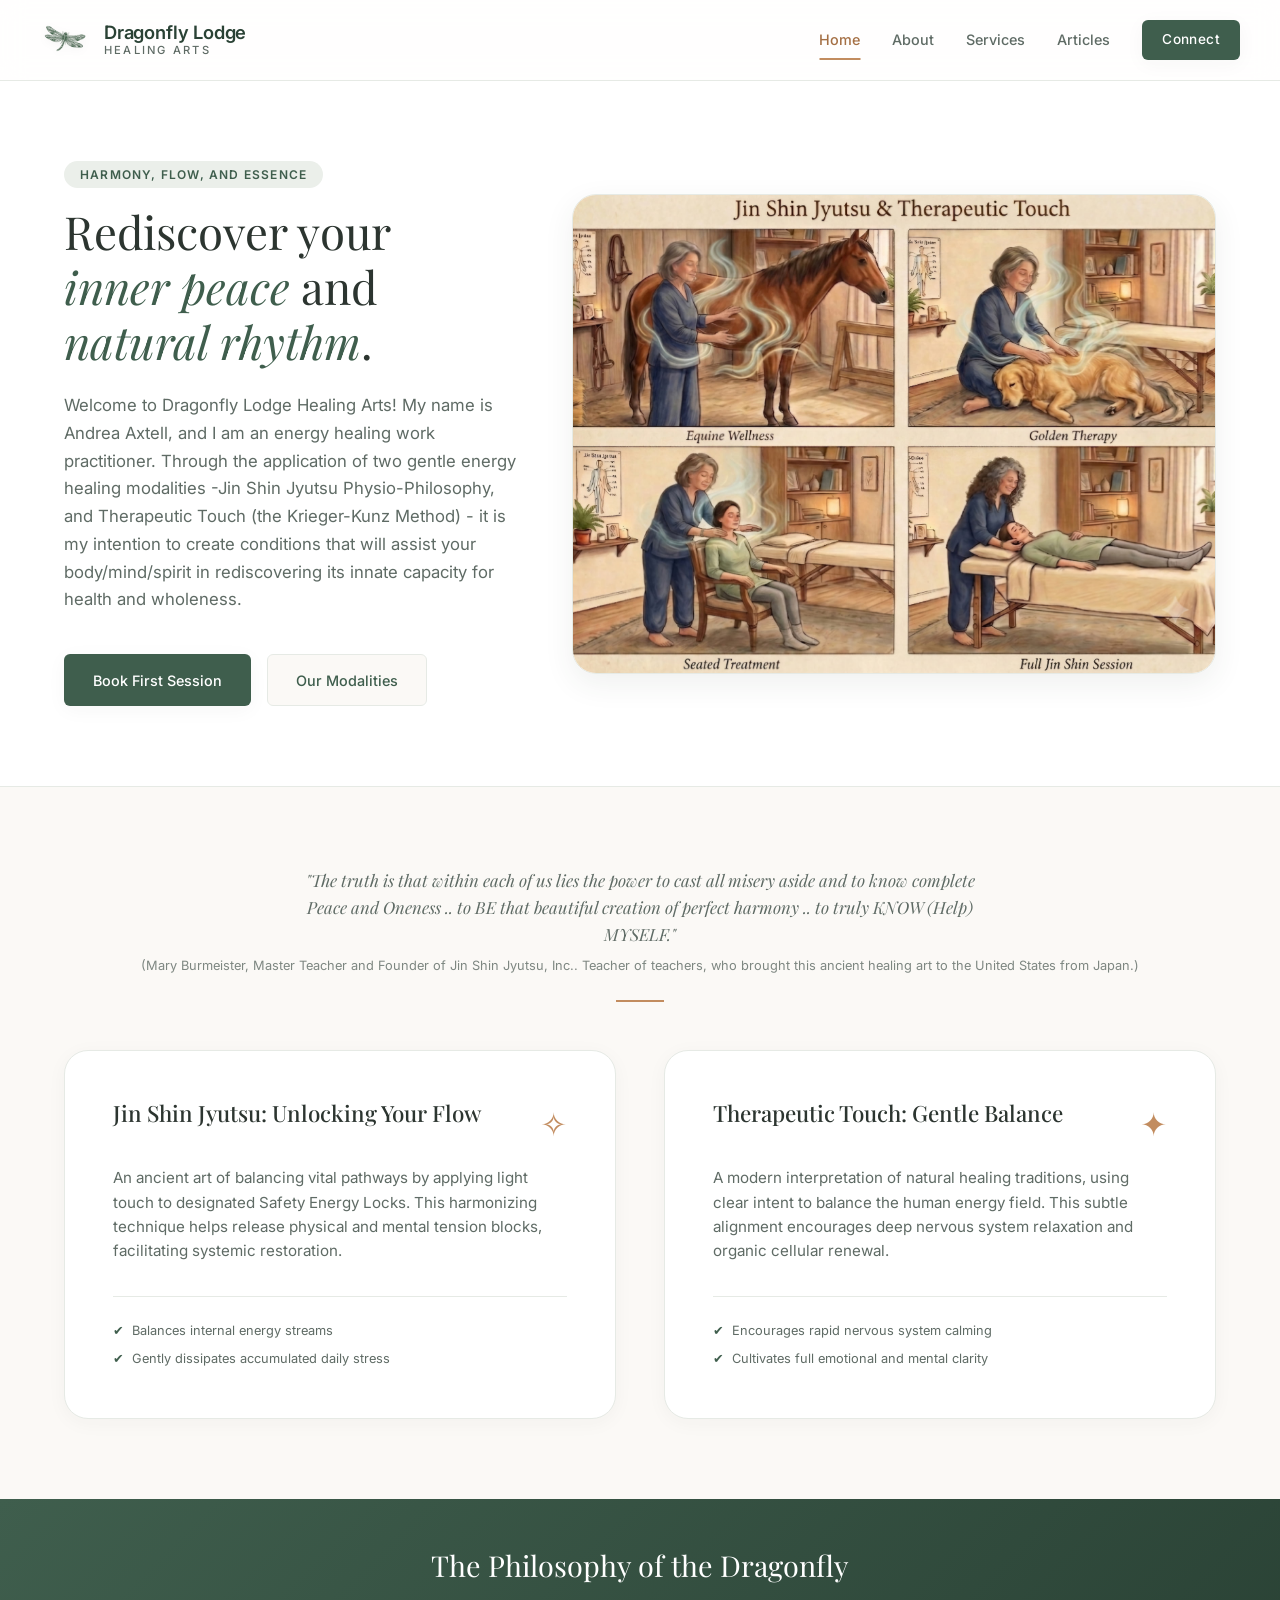
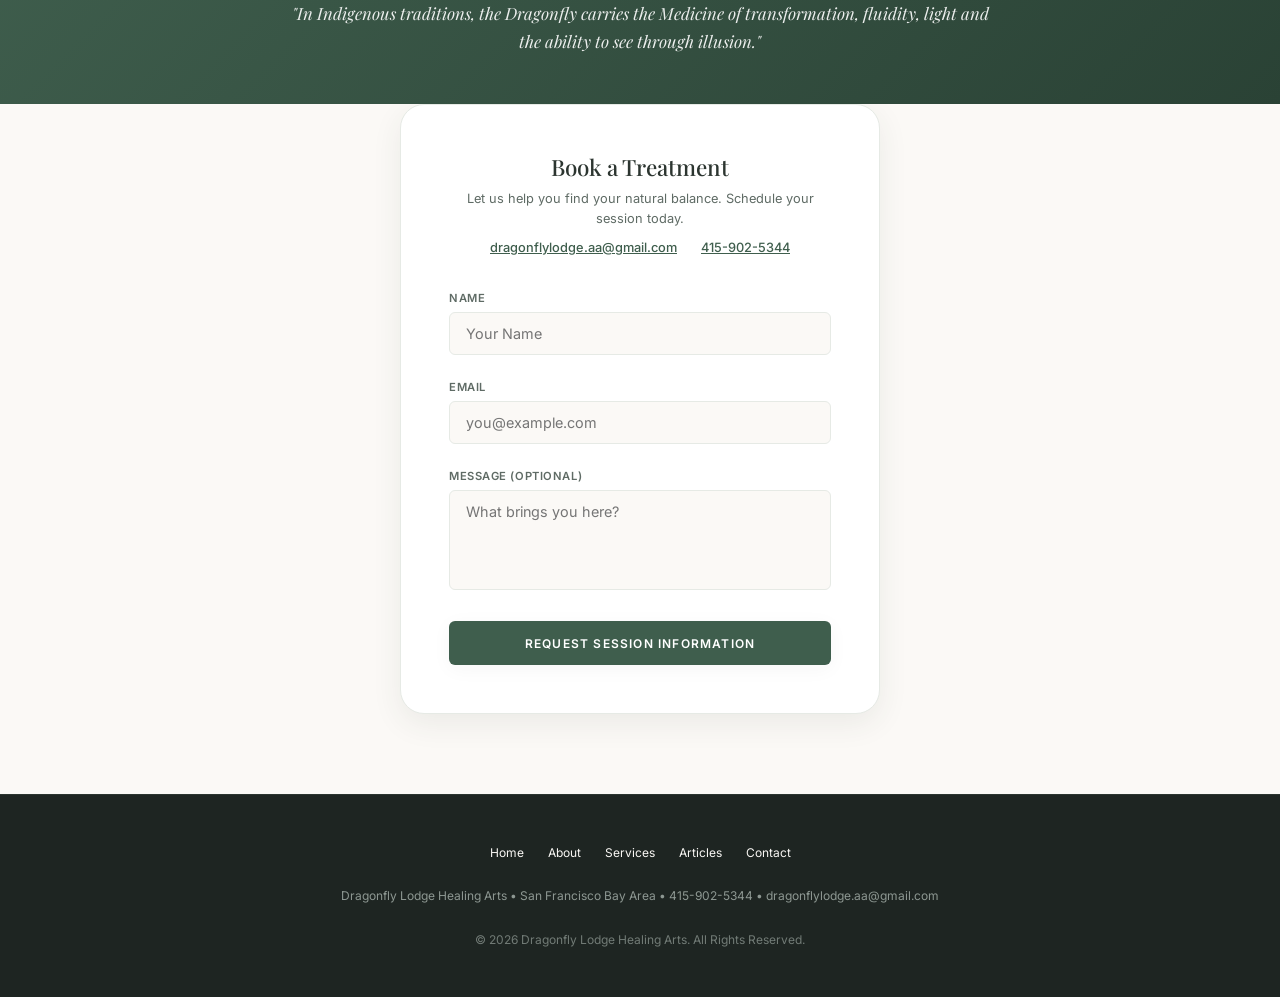
<file: index.html>
<!DOCTYPE html>
<html lang="en">

<head>
    <meta charset="UTF-8">
    <meta name="viewport" content="width=device-width, initial-scale=1.0">
    <title>Dragonfly Lodge Healing Arts | Jin Shin Jyutsu & Therapeutic Touch</title>
    <meta name="description"
        content="Welcome to Dragonfly Lodge. Harmonize vital life force pathways, quiet your mind, and restore natural rhythm through Jin Shin Jyutsu and Therapeutic Touch.">
    <!-- Favicon -->
    <link rel="icon" type="image/jpeg" href="Dragonfly NE for logo.jpeg">
    <!-- Google Fonts & Custom Styles -->
    <link rel="stylesheet" href="css/style.css">
</head>

<body>

    <!-- Sticky Navigation Module -->
    <header class="header-wrapper">
        <div class="container header-container">
            <a href="index.html" class="brand-section">
                <div class="brand-logo-container">
                    <img src="Dragonfly NE for logo.png" alt="Dragonfly Lodge Logo" class="brand-logo" />
                </div>
                <div>
                    <h1 class="brand-title">Dragonfly Lodge</h1>
                    <p class="brand-subtitle">Healing Arts</p>
                </div>
            </a>

            <!-- Mobile Menu Toggle Hamburger -->
            <button class="mobile-nav-toggle" aria-expanded="false" aria-label="Toggle Navigation">
                <span class="bar"></span>
                <span class="bar"></span>
                <span class="bar"></span>
            </button>

            <!-- Navigation Anchors -->
            <nav class="nav-menu">
                <a href="index.html" class="nav-link">Home</a>
                <a href="about.html" class="nav-link">About</a>
                <a href="services.html" class="nav-link">Services</a>
                <a href="articles.html" class="nav-link">Articles</a>
                <a href="contact.html" class="nav-btn">Connect</a>
            </nav>
        </div>
    </header>

    <!-- Main Content Container -->
    <main>

        <!-- Hero Section -->
        <section class="hero-section">
            <div class="container hero-grid">

                <!-- Textual Copy Block -->
                <div class="hero-info fade-in">


                    <div class="hero-title-wrap">
                        <span class="subtitle-badge">Harmony, Flow, and Essence</span>
                        <h2 class="hero-title">
                            Rediscover your <br>
                            <span>inner peace</span> and <br>
                            <span>natural rhythm</span>.
                        </h2>
                    </div>

                    <p class="hero-desc">
                        Welcome to Dragonfly Lodge Healing Arts! My name is Andrea Axtell, and I am an energy healing
                        work practitioner. Through the application of two gentle energy healing modalities -Jin Shin
                        Jyutsu Physio-Philosophy, and Therapeutic Touch (the Krieger-Kunz Method) - it is my intention
                        to create conditions that will assist your body/mind/spirit in rediscovering its innate capacity
                        for health and wholeness.
                    </p>

                    <div class="hero-buttons">
                        <a href="contact.html" class="btn-primary">Book First Session</a>
                        <a href="services.html" class="btn-secondary">Our Modalities</a>
                    </div>
                </div>

                <!-- Visual Asset Frame -->
                <div class="hero-image-wrapper fade-in">
                    <img src="Andrea Healing Collage v0.jpeg" alt="Andrea Healing Collage v0" class="hero-image" />
                </div>

            </div>
        </section>

        <!-- Core Practices Modalities Teaser -->
        <section id="modalities" class="section-padding">
            <div class="container">
                <div class="section-title-wrap">
                    <p class="section-subtitle"
                        style="font-size: 1.05rem; font-style: italic; font-family: var(--font-heading); color: var(--color-text-muted); max-width: 680px; margin: 0 auto; line-height: 1.6;">
                        "The truth is that within each of us lies the power to cast all misery aside and to know
                        complete Peace and Oneness .. to BE that beautiful creation of perfect harmony .. to truly KNOW
                        (Help) MYSELF."
                    </p>
                    <p class="section-subtitle-author"
                        style="font-size: 0.8rem; color: var(--color-text-muted); opacity: 0.8; margin-top: 8px;">
                        (Mary Burmeister, Master Teacher and Founder of Jin Shin Jyutsu, Inc.. Teacher of teachers, who
                        brought this ancient healing art to the United States from Japan.)
                    </p>
                    <div class="section-divider" style="margin-top: 24px;"></div>
                </div>

                <div class="modalities-grid">
                    <!-- Card 1: Jin Shin Jyutsu -->
                    <div class="modality-card">
                        <div>
                            <div class="modality-header">
                                <h4 class="modality-title">Jin Shin Jyutsu: Unlocking Your Flow</h4>
                                <span class="modality-icon">✧</span>
                            </div>
                            <p class="modality-desc">
                                An ancient art of balancing vital pathways by applying light touch to designated Safety
                                Energy
                                Locks. This harmonizing technique helps release physical and mental tension blocks,
                                facilitating
                                systemic restoration.
                            </p>
                        </div>
                        <ul class="modality-bullets">
                            <li class="modality-bullet-item"><span class="bullet-check">✔</span> Balances internal
                                energy streams</li>
                            <li class="modality-bullet-item"><span class="bullet-check">✔</span> Gently dissipates
                                accumulated daily stress</li>
                        </ul>
                    </div>

                    <!-- Card 2: Therapeutic Touch -->
                    <div class="modality-card">
                        <div>
                            <div class="modality-header">
                                <h4 class="modality-title">Therapeutic Touch: Gentle Balance</h4>
                                <span class="modality-icon">✦</span>
                            </div>
                            <p class="modality-desc">
                                A modern interpretation of natural healing traditions, using clear intent to balance the
                                human
                                energy field. This subtle alignment encourages deep nervous system relaxation and
                                organic
                                cellular renewal.
                            </p>
                        </div>
                        <ul class="modality-bullets">
                            <li class="modality-bullet-item"><span class="bullet-check">✔</span> Encourages rapid
                                nervous system calming</li>
                            <li class="modality-bullet-item"><span class="bullet-check">✔</span> Cultivates full
                                emotional and mental clarity</li>
                        </ul>
                    </div>
                </div>
            </div>
        </section>

        <!-- Philosophy Section -->
        <section id="philosophy" class="philosophy-section">
            <div class="container philosophy-container">
                <h3 class="philosophy-title">The Philosophy of the Dragonfly</h3>
                <p class="philosophy-text">
                    "In Indigenous traditions, the Dragonfly carries the Medicine of transformation, fluidity, light and
                    the ability to see through illusion."
                </p>
            </div>
        </section>



        <!-- Small booking teaser form on home -->
        <section class="section-padding contact-section-home">
            <div class="container">
                <div class="contact-card">
                    <h3 class="contact-card-title">Book a Treatment</h3>
                    <div class="contact-info-summary">
                        <p>Let us help you find your natural balance. Schedule your session today.</p>
                        <div class="contact-links-grid">
                            <a href="mailto:dragonflylodge.aa@gmail.com"
                                class="contact-link-item">dragonflylodge.aa@gmail.com</a>
                            <a href="tel:415-902-5344" class="contact-link-item">415-902-5344</a>
                        </div>
                    </div>

                    <form class="booking-inquiry-form" data-web3forms>
                        <input type="hidden" name="access_key" value="ea6cadde-bbe2-4089-a41a-bb8b91fb1920">
                        <input type="hidden" name="subject" value="New Homepage Booking Inquiry - Dragonfly Lodge">
                        <input type="hidden" name="from_name" value="Dragonfly Lodge Inquiry">
                        <input type="checkbox" name="botcheck" class="hidden" style="display: none;">

                        <div class="form-group">
                            <label class="form-label" for="name">Name</label>
                            <input type="text" id="name" name="name" required placeholder="Your Name"
                                class="form-input">
                        </div>
                        <div class="form-group">
                            <label class="form-label" for="email">Email</label>
                            <input type="email" id="email" name="email" required placeholder="you@example.com"
                                class="form-input">
                        </div>
                        <div class="form-group">
                            <label class="form-label" for="message">Message (Optional)</label>
                            <textarea id="message" name="message" placeholder="What brings you here?"
                                class="form-textarea"></textarea>
                        </div>
                        <button type="submit" class="btn-submit">Request Session Information</button>
                    </form>
                </div>
            </div>
        </section>

    </main>

    <!-- Footer Module -->
    <footer class="footer-section">
        <div class="container">
            <div class="footer-nav">
                <a href="index.html" class="footer-nav-link">Home</a>
                <a href="about.html" class="footer-nav-link">About</a>
                <a href="services.html" class="footer-nav-link">Services</a>
                <a href="articles.html" class="footer-nav-link">Articles</a>
                <a href="contact.html" class="footer-nav-link">Contact</a>
            </div>
            <p class="footer-contact-details">
                Dragonfly Lodge Healing Arts &bull; San Francisco Bay Area &bull; 415-902-5344 &bull;
                dragonflylodge.aa@gmail.com
            </p>
            <p class="footer-copyright">
                &copy; 2026 Dragonfly Lodge Healing Arts. All Rights Reserved.
            </p>
        </div>
    </footer>

    <!-- Vanilla Script -->
    <script src="js/main.js" defer></script>
</body>

</html>
</file>
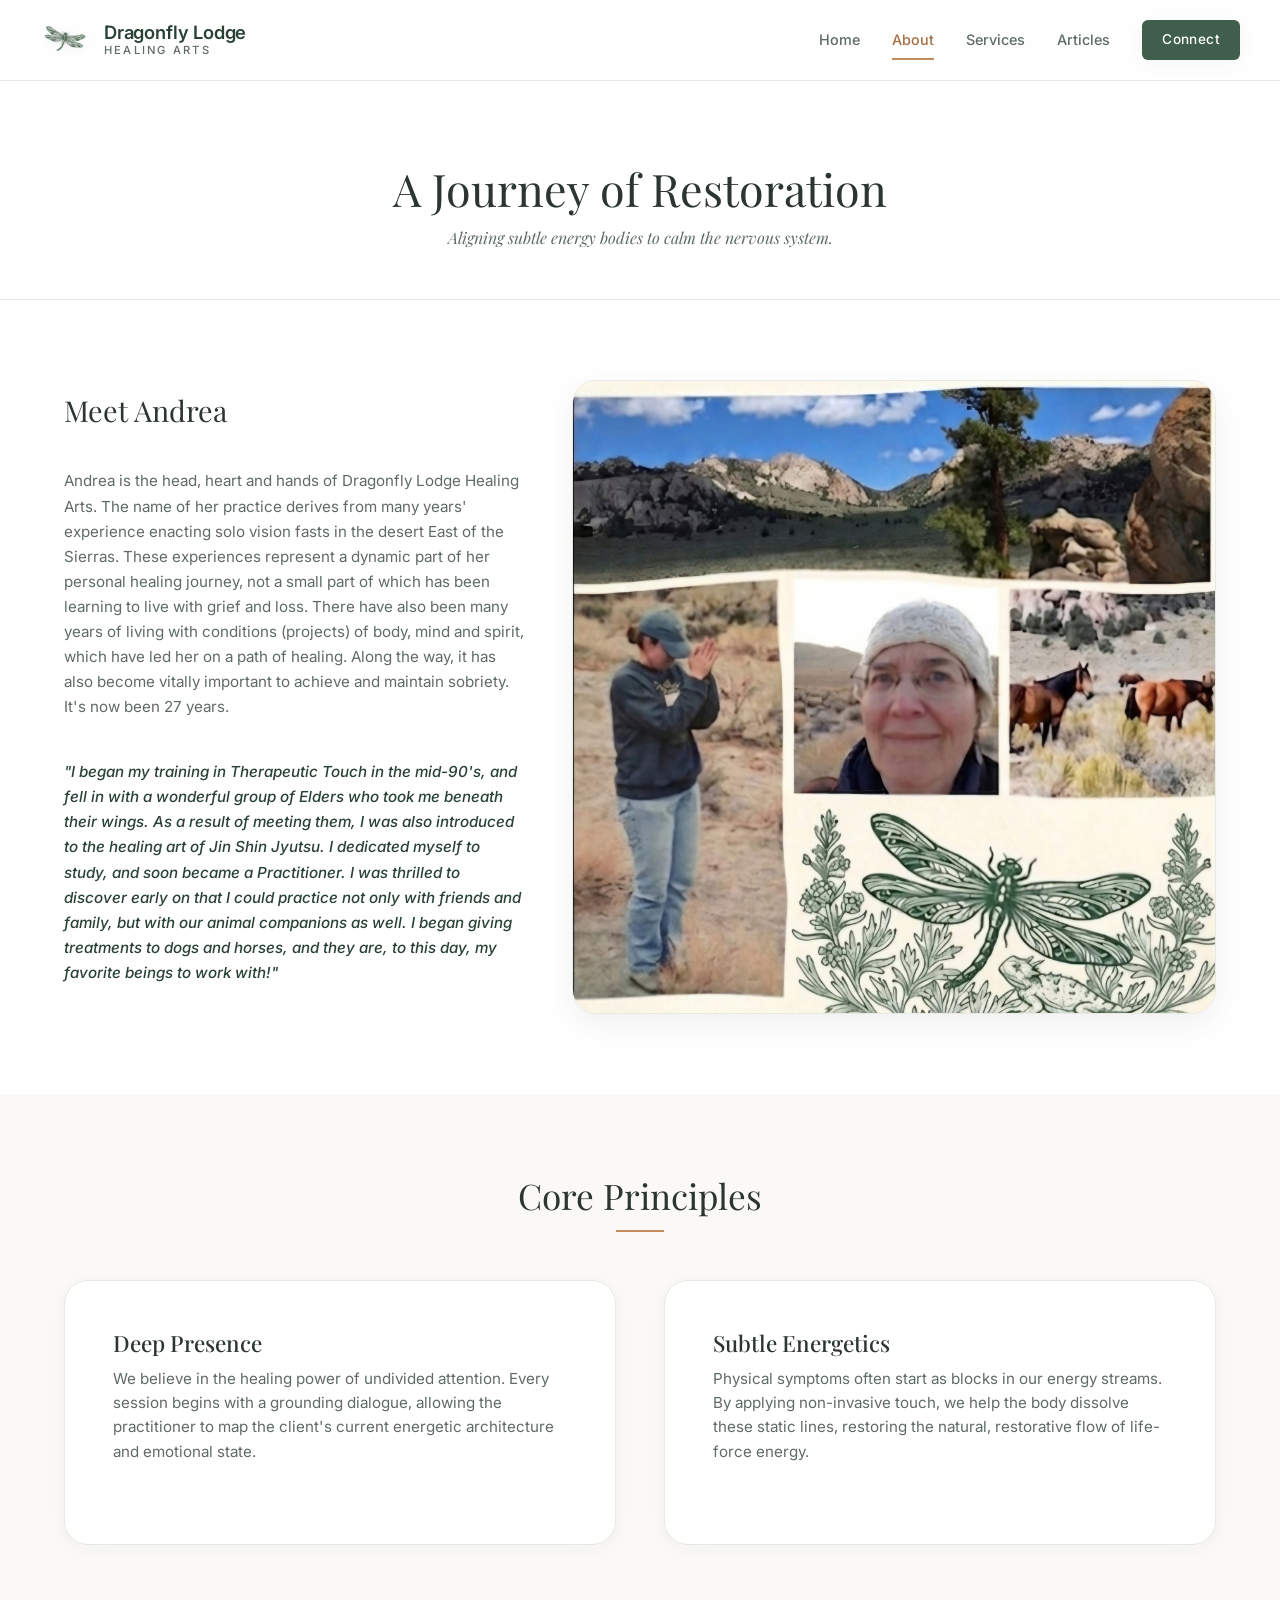
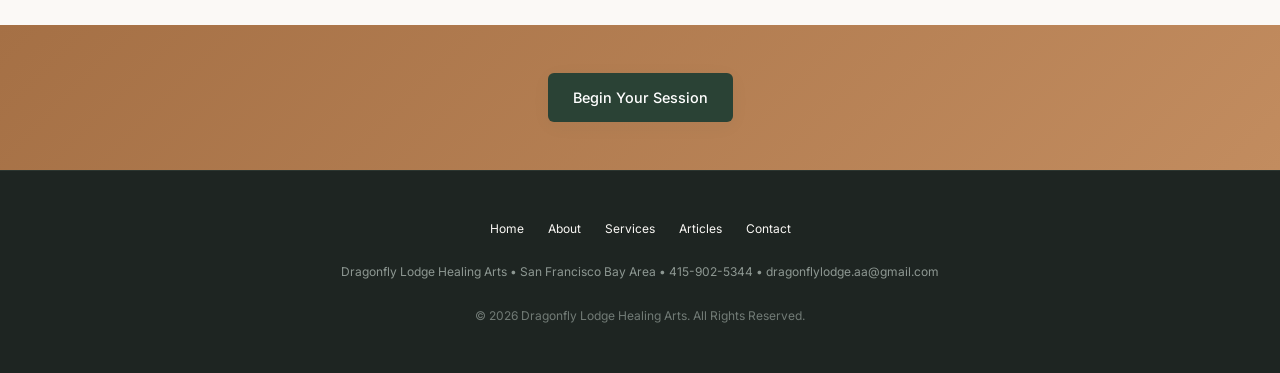
<file: about.html>
<!DOCTYPE html>
<html lang="en">

<head>
    <meta charset="UTF-8">
    <meta name="viewport" content="width=device-width, initial-scale=1.0">
    <title>About Our Practitioner | Dragonfly Lodge Healing Arts</title>
    <meta name="description"
        content="Meet Andrea, certified Integrative Care practitioner at Dragonfly Lodge. Learn about the philosophy of Jin Shin Jyutsu and Therapeutic Touch.">
    <link rel="icon" type="image/jpeg" href="Dragonfly NE for logo.jpeg">
    <link rel="stylesheet" href="css/style.css">
</head>

<body>

    <!-- Sticky Navigation Module -->
    <header class="header-wrapper">
        <div class="container header-container">
            <a href="index.html" class="brand-section">
                <div class="brand-logo-container">
                    <img src="Dragonfly NE for logo.png" alt="Dragonfly Lodge Logo" class="brand-logo" />
                </div>
                <div>
                    <h1 class="brand-title">Dragonfly Lodge</h1>
                    <p class="brand-subtitle">Healing Arts</p>
                </div>
            </a>

            <!-- Mobile Menu Toggle Hamburger -->
            <button class="mobile-nav-toggle" aria-expanded="false" aria-label="Toggle Navigation">
                <span class="bar"></span>
                <span class="bar"></span>
                <span class="bar"></span>
            </button>

            <!-- Navigation Links -->
            <nav class="nav-menu">
                <a href="index.html" class="nav-link">Home</a>
                <a href="about.html" class="nav-link">About</a>
                <a href="services.html" class="nav-link">Services</a>
                <a href="articles.html" class="nav-link">Articles</a>
                <a href="contact.html" class="nav-btn">Connect</a>
            </nav>
        </div>
    </header>

    <main>
        <!-- Subpage Header -->
        <section class="subpage-hero">
            <div class="container">
                <h2 class="subpage-title">A Journey of Restoration</h2>
                <p class="subpage-subtitle">Aligning subtle energy bodies to calm the nervous system.</p>
            </div>
        </section>

        <!-- Profile Detail Section (Grid Layout) -->
        <section class="section-padding" style="background-color: var(--color-bg-white);">
            <div class="container">
                <!-- Using similar 2-column layout to Hero grid under custom name -->
                <div class="hero-grid">

                    <!-- Bio Content -->
                    <div class="hero-info" style="text-align: left; align-items: flex-start;">
                        <h3 class="section-title"
                            style="text-align: left; font-size: 1.8rem; margin-bottom: var(--spacing-sm);">Meet Andrea
                        </h3>
                        <p class="hero-desc" style="font-size: 0.95rem;">
                            Andrea is the head, heart and hands of Dragonfly Lodge Healing Arts. The name of her
                            practice derives from many years' experience enacting solo vision fasts in the desert East
                            of the Sierras. These experiences represent a dynamic part of her personal healing journey,
                            not a small part of which has been learning to live with grief and loss. There have also
                            been many years of living with conditions (projects) of body, mind and spirit, which have
                            led her on a path of healing. Along the way, it has also become vitally important to achieve
                            and maintain sobriety. It's now been 27 years.
                        </p>
                        <p class="hero-desc"
                            style="font-size: 0.95rem; font-style: italic; font-weight: 500; color: var(--color-primary-dark);">
                            "I began my training in Therapeutic Touch in the mid-90's, and fell in with a wonderful
                            group of Elders who took me beneath their wings. As a result of meeting them, I was also
                            introduced to the healing art of Jin Shin Jyutsu. I dedicated myself to study, and soon
                            became a Practitioner. I was thrilled to discover early on that I could practice not only
                            with friends and family, but with our animal companions as well. I began giving treatments
                            to dogs and horses, and they are, to this day, my favorite beings to work with!"
                        </p>
                    </div>

                    <!-- Visual Section -->
                    <div class="hero-image-wrapper">
                        <!-- Practitioner Profile Portrait -->
                        <img src="Andrea Profile Collage .jpeg" alt="Andrea - Practitioner" class="hero-image" />
                    </div>

                </div>
            </div>
        </section>

        <!-- Our Principles Section -->
        <section class="section-padding">
            <div class="container">
                <div class="section-title-wrap">
                    <h3 class="section-title">Core Principles</h3>
                    <div class="section-divider"></div>
                </div>

                <div class="modalities-grid">
                    <div class="modality-card">
                        <div>
                            <h4 class="modality-title" style="margin-bottom: 10px;">Deep Presence</h4>
                            <p class="modality-desc">
                                We believe in the healing power of undivided attention. Every session begins with a
                                grounding dialogue, allowing the practitioner to map the client's current energetic
                                architecture and emotional state.
                            </p>
                        </div>
                    </div>

                    <div class="modality-card">
                        <div>
                            <h4 class="modality-title" style="margin-bottom: 10px;">Subtle Energetics</h4>
                            <p class="modality-desc">
                                Physical symptoms often start as blocks in our energy streams. By applying non-invasive
                                touch, we help the body dissolve these static lines, restoring the natural, restorative
                                flow of life-force energy.
                            </p>
                        </div>
                    </div>
                </div>
            </div>
        </section>

        <!-- Call to Action Banner -->
        <section class="philosophy-section"
            style="background: linear-gradient(135deg, var(--color-accent-dark) 0%, var(--color-accent) 100%);">
            <div class="container philosophy-container">
                <a href="contact.html" class="btn-primary"
                    style="background-color: var(--color-primary-dark); padding: 0.75rem 1.5rem;">Begin Your Session</a>
            </div>
        </section>
    </main>

    <!-- Footer Module -->
    <footer class="footer-section">
        <div class="container">
            <div class="footer-nav">
                <a href="index.html" class="footer-nav-link">Home</a>
                <a href="about.html" class="footer-nav-link">About</a>
                <a href="services.html" class="footer-nav-link">Services</a>
                <a href="articles.html" class="footer-nav-link">Articles</a>
                <a href="contact.html" class="footer-nav-link">Contact</a>
            </div>
            <p class="footer-contact-details">
                Dragonfly Lodge Healing Arts &bull; San Francisco Bay Area &bull; 415-902-5344 &bull;
                dragonflylodge.aa@gmail.com
            </p>
            <p class="footer-copyright">
                &copy; 2026 Dragonfly Lodge Healing Arts. All Rights Reserved.
            </p>
        </div>
    </footer>

    <!-- Vanilla Script -->
    <script src="js/main.js" defer></script>
</body>

</html>
</file>
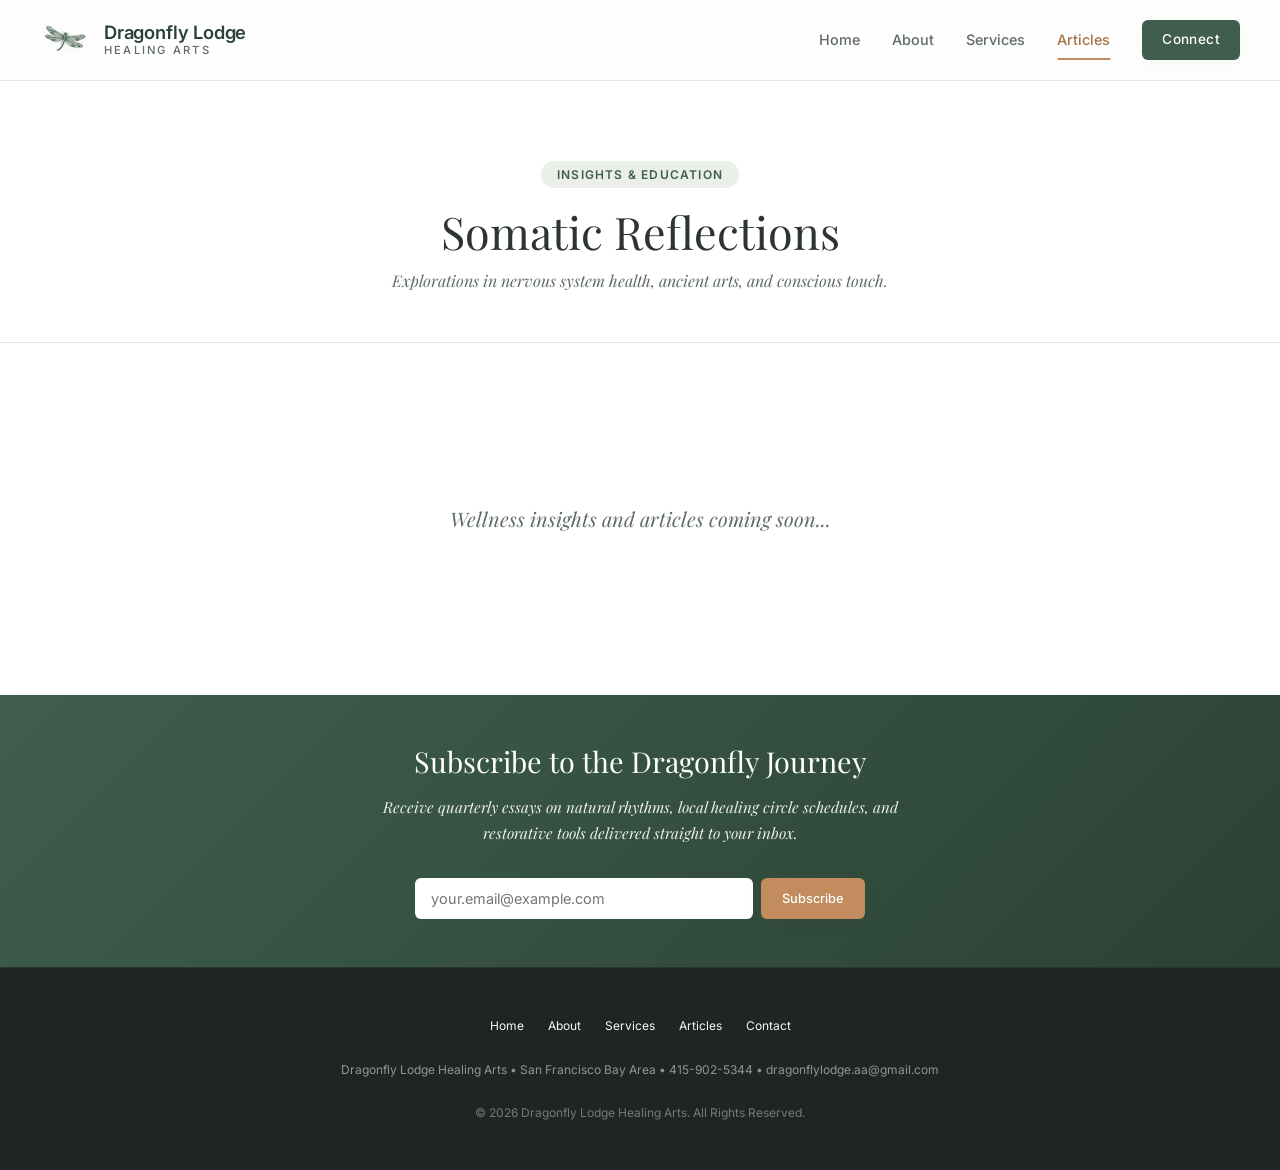
<file: articles.html>
<!DOCTYPE html>
<html lang="en">

<head>
    <meta charset="UTF-8">
    <meta name="viewport" content="width=device-width, initial-scale=1.0">
    <title>Wellness Insights & Articles | Dragonfly Lodge Healing Arts</title>
    <meta name="description"
        content="Read wellness insights, somatic advice, and educational content on energy healing and stress management from Dragonfly Lodge.">
    <link rel="icon" type="image/jpeg" href="Dragonfly NE for logo.jpeg">
    <link rel="stylesheet" href="css/style.css">
    <style>
        /* Specific Styles for Articles Page */
        .articles-page-section {
            padding: var(--spacing-xxl) 0;
            background-color: var(--color-bg-white);
        }

        .articles-grid-layout {
            display: grid;
            grid-template-columns: repeat(3, 1fr);
            gap: var(--spacing-lg);
        }

        .article-card {
            background-color: var(--color-bg-base);
            border-radius: var(--border-radius-md);
            overflow: hidden;
            border: 1px solid var(--color-border);
            display: flex;
            flex-direction: column;
            transition: var(--transition-smooth);
            box-shadow: var(--shadow-soft);
        }

        .article-card:hover {
            transform: translateY(-4px);
            box-shadow: var(--shadow-medium);
            border-color: var(--color-accent);
        }

        .article-image-frame {
            height: 180px;
            overflow: hidden;
            position: relative;
            background-color: var(--color-primary-light);
        }

        .article-card-image {
            width: 100%;
            height: 100%;
            object-fit: cover;
            transition: var(--transition-smooth);
        }

        .article-card:hover .article-card-image {
            transform: scale(1.05);
        }

        .article-body-context {
            padding: var(--spacing-md);
            display: flex;
            flex-direction: column;
            flex-grow: 1;
            gap: var(--spacing-xs);
        }

        .article-tag {
            font-size: 0.65rem;
            text-transform: uppercase;
            font-weight: 600;
            color: var(--color-accent-dark);
            letter-spacing: 0.05em;
        }

        .article-card-title {
            font-size: 1.15rem;
            color: var(--color-text-main);
            line-height: 1.3;
        }

        .article-card-desc {
            font-size: 0.85rem;
            color: var(--color-text-muted);
            line-height: 1.5;
            margin-bottom: var(--spacing-xs);
        }

        .article-read-more {
            font-size: 0.8rem;
            font-weight: 600;
            color: var(--color-primary-dark);
            text-decoration: underline;
            margin-top: auto;
            width: fit-content;
        }

        .article-read-more:hover {
            color: var(--color-accent-dark);
        }

        @media (max-width: 900px) {
            .articles-grid-layout {
                grid-template-columns: repeat(2, 1fr);
            }
        }

        @media (max-width: 600px) {
            .articles-grid-layout {
                grid-template-columns: 1fr;
            }
        }
    </style>
</head>

<body>

    <!-- Sticky Navigation Module -->
    <header class="header-wrapper">
        <div class="container header-container">
            <a href="index.html" class="brand-section">
                <div class="brand-logo-container">
                    <img src="Dragonfly NE for logo.png" alt="Dragonfly Lodge Logo" class="brand-logo" />
                </div>
                <div>
                    <h1 class="brand-title">Dragonfly Lodge</h1>
                    <p class="brand-subtitle">Healing Arts</p>
                </div>
            </a>

            <!-- Mobile Menu Toggle Hamburger -->
            <button class="mobile-nav-toggle" aria-expanded="false" aria-label="Toggle Navigation">
                <span class="bar"></span>
                <span class="bar"></span>
                <span class="bar"></span>
            </button>

            <!-- Navigation Links -->
            <nav class="nav-menu">
                <a href="index.html" class="nav-link">Home</a>
                <a href="about.html" class="nav-link">About</a>
                <a href="services.html" class="nav-link">Services</a>
                <a href="articles.html" class="nav-link">Articles</a>
                <a href="contact.html" class="nav-btn">Connect</a>
            </nav>
        </div>
    </header>

    <main>
        <!-- Subpage Header -->
        <section class="subpage-hero">
            <div class="container">
                <span class="subtitle-badge">Insights & Education</span>
                <h2 class="subpage-title">Somatic Reflections</h2>
                <p class="subpage-subtitle">Explorations in nervous system health, ancient arts, and conscious touch.
                </p>
            </div>
        </section>

        <!-- Articles Grid Section -->
        <section class="articles-page-section">
            <div class="container" style="text-align: center; padding: var(--spacing-xxl) 0;">
                <p
                    style="font-size: 1.25rem; font-style: italic; color: var(--color-text-muted); font-family: var(--font-heading);">
                    Wellness insights and articles coming soon...
                </p>
            </div>
        </section>

        <!-- CTA Section -->
        <section class="philosophy-section" style="background-color: var(--color-primary-dark);">
            <div class="container philosophy-container">
                <h3 class="philosophy-title">Subscribe to the Dragonfly Journey</h3>
                <p class="philosophy-text"
                    style="font-size: 0.95rem; max-width: 550px; margin-bottom: var(--spacing-sm);">
                    Receive quarterly essays on natural rhythms, local healing circle schedules, and restorative tools
                    delivered straight to your inbox.
                </p>
                <form data-web3forms style="display: flex; gap: 8px; width: 100%; max-width: 450px;">
                    <input type="hidden" name="access_key" value="ea6cadde-bbe2-4089-a41a-bb8b91fb1920">
                    <input type="hidden" name="subject" value="New Newsletter Subscription - Dragonfly Lodge">
                    <input type="hidden" name="from_name" value="Dragonfly Lodge Newsletter">
                    <input type="checkbox" name="botcheck" class="hidden" style="display: none;">

                    <input type="email" name="email" required placeholder="your.email@example.com" class="form-input"
                        style="background-color: var(--color-bg-white); flex-grow: 1; border: none;">
                    <button type="submit" class="btn-primary"
                        style="background-color: var(--color-accent); font-size: 0.8rem; padding: 0.75rem 1.25rem;">Subscribe</button>
                </form>
            </div>
        </section>
    </main>

    <!-- Footer Module -->
    <footer class="footer-section">
        <div class="container">
            <div class="footer-nav">
                <a href="index.html" class="footer-nav-link">Home</a>
                <a href="about.html" class="footer-nav-link">About</a>
                <a href="services.html" class="footer-nav-link">Services</a>
                <a href="articles.html" class="footer-nav-link">Articles</a>
                <a href="contact.html" class="footer-nav-link">Contact</a>
            </div>
            <p class="footer-contact-details">
                Dragonfly Lodge Healing Arts &bull; San Francisco Bay Area &bull; 415-902-5344 &bull;
                dragonflylodge.aa@gmail.com
            </p>
            <p class="footer-copyright">
                &copy; 2026 Dragonfly Lodge Healing Arts. All Rights Reserved.
            </p>
        </div>
    </footer>

    <!-- Vanilla Script -->
    <script src="js/main.js" defer></script>
</body>

</html>
</file>
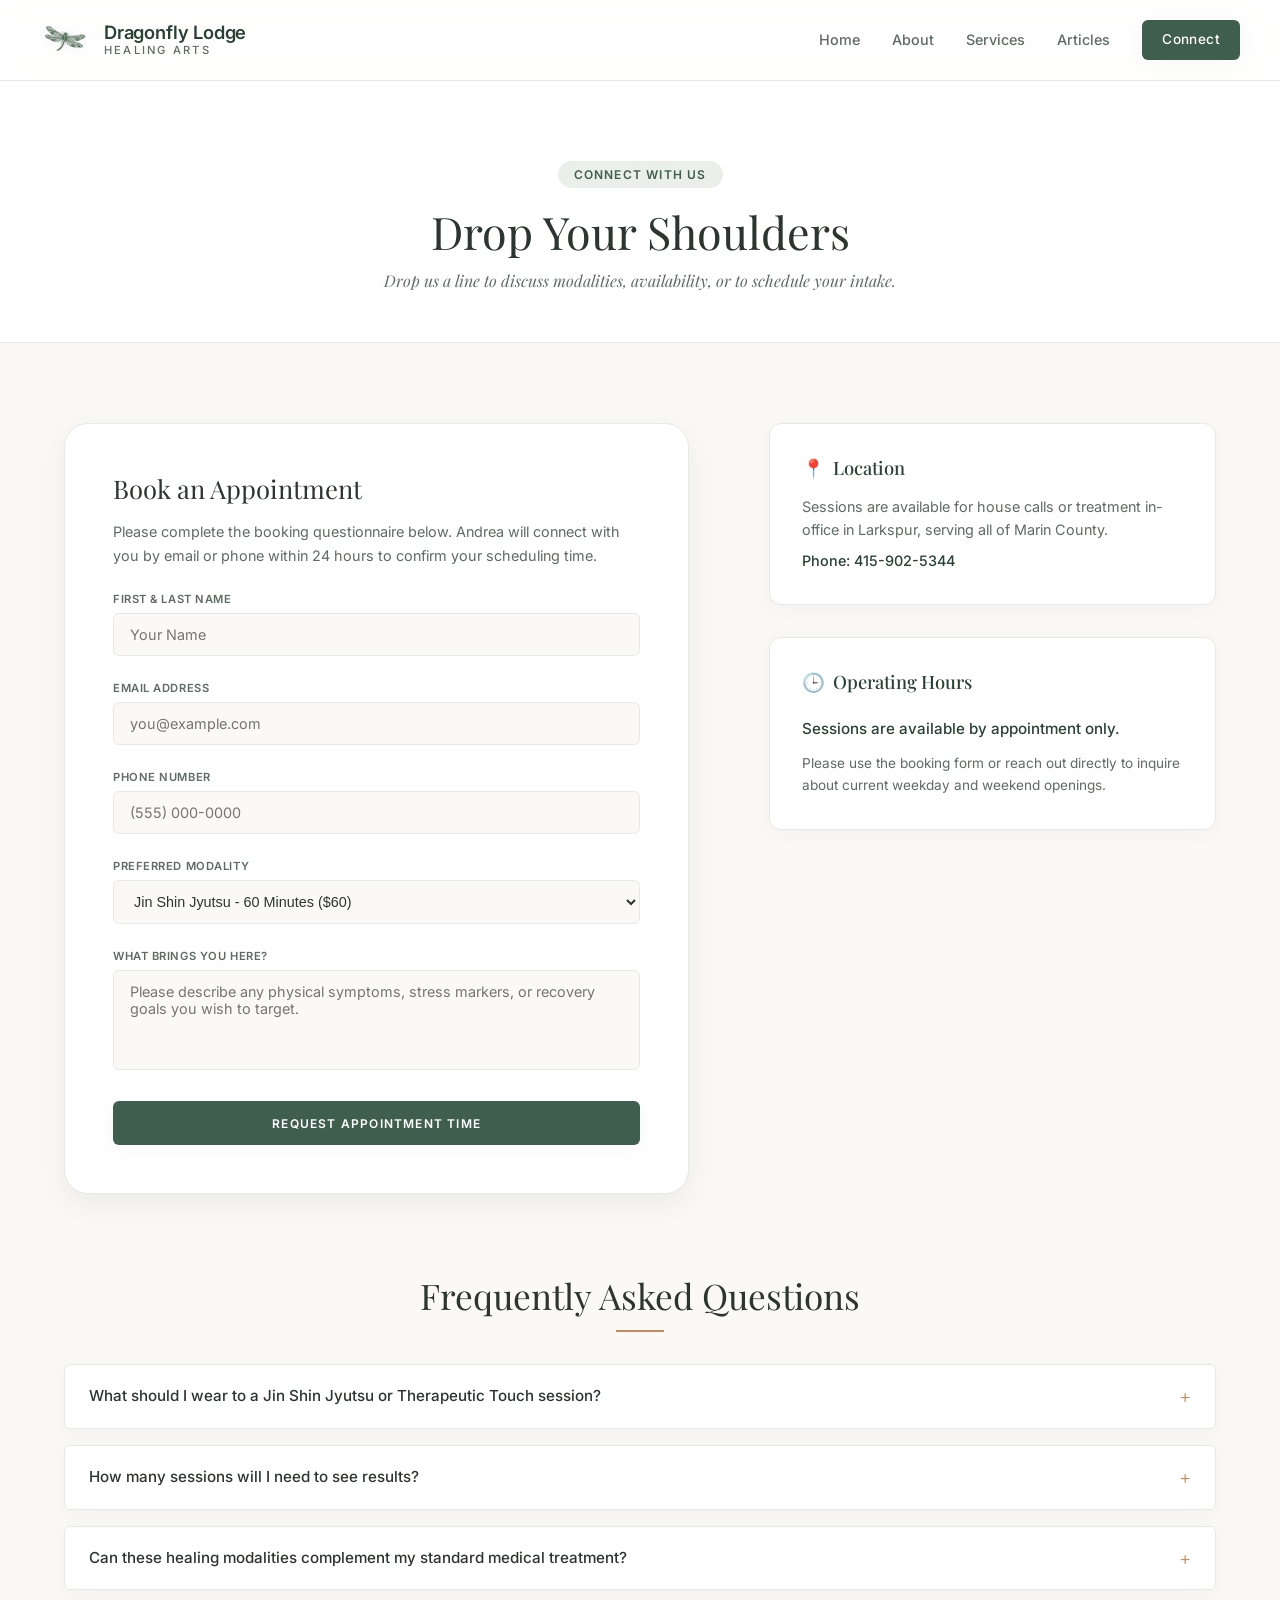
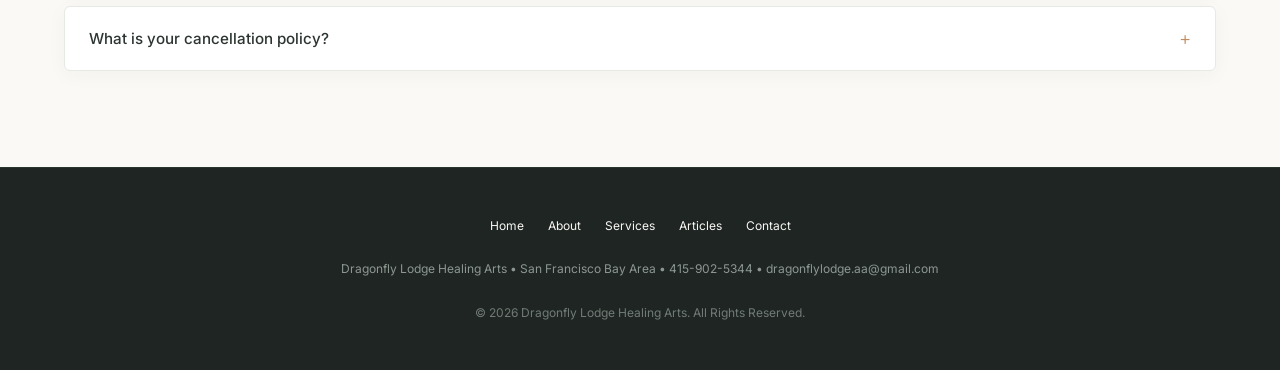
<file: contact.html>
<!DOCTYPE html>
<html lang="en">

<head>
    <meta charset="UTF-8">
    <meta name="viewport" content="width=device-width, initial-scale=1.0">
    <title>Contact & Directions | Dragonfly Lodge Healing Arts</title>
    <meta name="description"
        content="Connect with Dragonfly Lodge. Book a session, find our hours of operation, see location details, and get answers to frequently asked questions.">
    <link rel="icon" type="image/jpeg" href="Dragonfly NE for logo.jpeg">
    <link rel="stylesheet" href="css/style.css">
    <style>
        /* Specific Styles for Contact Page */
        .contact-page-grid {
            display: grid;
            grid-template-columns: 7fr 5fr;
            gap: var(--spacing-xxl);
            align-items: start;
        }

        .contact-form-container {
            background-color: var(--color-bg-white);
            padding: var(--spacing-xl);
            border-radius: var(--border-radius-lg);
            border: 1px solid var(--color-border);
            box-shadow: var(--shadow-medium);
        }

        .contact-info-block {
            display: flex;
            flex-direction: column;
            gap: var(--spacing-lg);
        }

        .info-card {
            background-color: var(--color-bg-white);
            padding: var(--spacing-lg);
            border-radius: var(--border-radius-md);
            border: 1px solid var(--color-border);
            box-shadow: var(--shadow-soft);
        }

        .info-card-title {
            font-size: 1.15rem;
            color: var(--color-primary-dark);
            margin-bottom: var(--spacing-sm);
            display: flex;
            align-items: center;
            gap: var(--spacing-xs);
        }

        .info-card-text {
            font-size: 0.9rem;
            color: var(--color-text-muted);
            line-height: 1.6;
        }

        .hours-list {
            list-style: none;
            padding: 0;
        }

        .hours-item {
            display: flex;
            justify-content: space-between;
            font-size: 0.85rem;
            padding: 6px 0;
            border-bottom: 1px solid var(--color-border);
        }

        .hours-item:last-child {
            border-bottom: none;
        }

        /* Collapsible FAQ Details element styling */
        .faq-wrapper {
            margin-top: var(--spacing-xxl);
        }

        .faq-item {
            background-color: var(--color-bg-white);
            border: 1px solid var(--color-border);
            border-radius: var(--border-radius-sm);
            margin-bottom: var(--spacing-sm);
            overflow: hidden;
            box-shadow: var(--shadow-soft);
        }

        .faq-summary {
            padding: var(--spacing-sm) var(--spacing-md);
            font-size: 0.95rem;
            font-weight: 500;
            color: var(--color-text-main);
            cursor: pointer;
            outline: none;
            user-select: none;
            display: flex;
            justify-content: space-between;
            align-items: center;
            list-style: none;
            /* hide default arrow in chrome */
        }

        .faq-summary::-webkit-details-marker {
            display: none;
            /* hide default arrow in edge/safari */
        }

        .faq-summary::after {
            content: '+';
            font-size: 1.2rem;
            font-weight: 300;
            color: var(--color-accent);
            transition: var(--transition-smooth);
        }

        .faq-item[open] .faq-summary::after {
            content: '−';
            transform: rotate(180deg);
        }

        .faq-content {
            padding: 0 var(--spacing-md) var(--spacing-md);
            font-size: 0.85rem;
            color: var(--color-text-muted);
            line-height: 1.6;
            border-top: 1px solid var(--color-border);
            padding-top: var(--spacing-sm);
        }

        @media (max-width: 900px) {
            .contact-page-grid {
                grid-template-columns: 1fr;
                gap: var(--spacing-xl);
            }
        }
    </style>
</head>

<body>

    <!-- Sticky Navigation Module -->
    <header class="header-wrapper">
        <div class="container header-container">
            <a href="index.html" class="brand-section">
                <div class="brand-logo-container">
                    <img src="Dragonfly NE for logo.png" alt="Dragonfly Lodge Logo" class="brand-logo" />
                </div>
                <div>
                    <h1 class="brand-title">Dragonfly Lodge</h1>
                    <p class="brand-subtitle">Healing Arts</p>
                </div>
            </a>

            <!-- Mobile Menu Toggle Hamburger -->
            <button class="mobile-nav-toggle" aria-expanded="false" aria-label="Toggle Navigation">
                <span class="bar"></span>
                <span class="bar"></span>
                <span class="bar"></span>
            </button>

            <!-- Navigation Links -->
            <nav class="nav-menu">
                <a href="index.html" class="nav-link">Home</a>
                <a href="about.html" class="nav-link">About</a>
                <a href="services.html" class="nav-link">Services</a>
                <a href="articles.html" class="nav-link">Articles</a>
                <a href="contact.html" class="nav-btn">Connect</a>
            </nav>
        </div>
    </header>

    <main>
        <!-- Subpage Header -->
        <section class="subpage-hero">
            <div class="container">
                <span class="subtitle-badge">Connect With Us</span>
                <h2 class="subpage-title">Drop Your Shoulders</h2>
                <p class="subpage-subtitle">Drop us a line to discuss modalities, availability, or to schedule your
                    intake.</p>
            </div>
        </section>

        <!-- Interactive Form & Details Section -->
        <section class="section-padding" style="background-color: var(--color-bg-base);">
            <div class="container">
                <div class="contact-page-grid">

                    <!-- Booking Form (Left Side) -->
                    <div class="contact-form-container">
                        <h3 class="section-title"
                            style="text-align: left; font-size: 1.6rem; margin-bottom: var(--spacing-sm);">Book an
                            Appointment</h3>
                        <p class="hero-desc" style="font-size: 0.9rem; margin-bottom: var(--spacing-md);">
                            Please complete the booking questionnaire below. Andrea will connect with you by email or
                            phone within 24 hours to confirm your scheduling time.
                        </p>

                        <form class="booking-inquiry-form" data-web3forms>
                            <input type="hidden" name="access_key" value="ea6cadde-bbe2-4089-a41a-bb8b91fb1920">
                            <input type="hidden" name="subject"
                                value="New Booking Appointment Request - Dragonfly Lodge">
                            <input type="hidden" name="from_name" value="Dragonfly Lodge Booking">
                            <input type="checkbox" name="botcheck" class="hidden" style="display: none;">

                            <div class="form-group">
                                <label class="form-label" for="contact-name">First & Last Name</label>
                                <input type="text" id="contact-name" name="name" required placeholder="Your Name"
                                    class="form-input">
                            </div>
                            <div class="form-group">
                                <label class="form-label" for="contact-email">Email Address</label>
                                <input type="email" id="contact-email" name="email" required
                                    placeholder="you@example.com" class="form-input">
                            </div>
                            <div class="form-group">
                                <label class="form-label" for="contact-phone">Phone Number</label>
                                <input type="tel" id="contact-phone" name="phone" required placeholder="(555) 000-0000"
                                    class="form-input">
                            </div>
                            <div class="form-group">
                                <label class="form-label" for="contact-modality">Preferred Modality</label>
                                <select id="contact-modality" name="modality" class="form-input"
                                    style="appearance: auto;">
                                    <option value="jsj-60">Jin Shin Jyutsu - 60 Minutes ($60)</option>
                                    <option value="jsj-tt-60">Jin Shin Jyutsu &amp; Therapeutic Touch - 60 Minutes ($70)
                                    </option>
                                    <option value="tt-30">Therapeutic Touch - 20-30 Minutes ($30)</option>
                                    <option value="consult">Quick Consultation (Free / 15 Min Phone Call)</option>
                                </select>
                            </div>
                            <div class="form-group">
                                <label class="form-label" for="contact-message">What brings you here?</label>
                                <textarea id="contact-message" name="message"
                                    placeholder="Please describe any physical symptoms, stress markers, or recovery goals you wish to target."
                                    class="form-textarea"></textarea>
                            </div>
                            <button type="submit" class="btn-submit">Request Appointment Time</button>
                        </form>
                    </div>

                    <!-- Side details: Address, Hours, FAQ teasers (Right Side) -->
                    <div class="contact-info-block">

                        <!-- Location Detail -->
                        <div class="info-card">
                            <h4 class="info-card-title"><span>📍</span> Location</h4>
                            <p class="info-card-text">
                                Sessions are available for house calls or treatment in-office in Larkspur, serving all
                                of Marin County.
                            </p>
                            <p class="info-card-text"
                                style="font-weight: 500; margin-top: 8px; color: var(--color-primary-dark);">
                                Phone: 415-902-5344
                            </p>
                        </div>

                        <!-- Hours of Operation -->
                        <div class="info-card">
                            <h4 class="info-card-title"><span>🕒</span> Operating Hours</h4>
                            <p class="info-card-text"
                                style="font-weight: 500; font-size: 0.95rem; color: var(--color-primary-dark); padding: var(--spacing-xs) 0;">
                                Sessions are available by appointment only.
                            </p>
                            <p class="info-card-text" style="font-size: 0.85rem; margin-top: 4px;">
                                Please use the booking form or reach out directly to inquire about current weekday and
                                weekend openings.
                            </p>
                        </div>

                    </div>
                </div>

                <!-- FAQ Accordions Section -->
                <div class="faq-wrapper">
                    <div class="section-title-wrap" style="margin-bottom: var(--spacing-lg);">
                        <h3 class="section-title">Frequently Asked Questions</h3>
                        <div class="section-divider"></div>
                    </div>

                    <!-- FAQ Item 1 -->
                    <details class="faq-item">
                        <summary class="faq-summary">What should I wear to a Jin Shin Jyutsu or Therapeutic Touch
                            session?</summary>
                        <div class="faq-content">
                            <p>Soft, comfortable clothes. Nothing too heavy.</p>
                        </div>
                    </details>

                    <!-- FAQ Item 2 -->
                    <details class="faq-item">
                        <summary class="faq-summary">How many sessions will I need to see results?</summary>
                        <div class="faq-content">
                            <p>It depends on what you are seeking treatment for. Some projects let go quickly, while
                                others may require repeated sessions to unwind. What is ideal is if the client is also
                                willing to learn some Self Help, to practice at home, to assist in their own healing!
                            </p>
                        </div>
                    </details>

                    <!-- FAQ Item 3 -->
                    <details class="faq-item">
                        <summary class="faq-summary">Can these healing modalities complement my standard medical
                            treatment?</summary>
                        <div class="faq-content">
                            <p>Absolutely. The modalities are non-intrusive and complement medical treatments. They have
                                also been known to increase the efficacy of medications.</p>
                        </div>
                    </details>

                    <!-- FAQ Item 4 -->
                    <details class="faq-item">
                        <summary class="faq-summary">What is your cancellation policy?</summary>
                        <div class="faq-content">
                            <p>24 hours notice of cancellation ahead of time is respectfully requested.</p>
                        </div>
                    </details>
                </div>

            </div>
        </section>
    </main>

    <!-- Footer Module -->
    <footer class="footer-section">
        <div class="container">
            <div class="footer-nav">
                <a href="index.html" class="footer-nav-link">Home</a>
                <a href="about.html" class="footer-nav-link">About</a>
                <a href="services.html" class="footer-nav-link">Services</a>
                <a href="articles.html" class="footer-nav-link">Articles</a>
                <a href="contact.html" class="footer-nav-link">Contact</a>
            </div>
            <p class="footer-contact-details">
                Dragonfly Lodge Healing Arts &bull; San Francisco Bay Area &bull; 415-902-5344 &bull;
                dragonflylodge.aa@gmail.com
            </p>
            <p class="footer-copyright">
                &copy; 2026 Dragonfly Lodge Healing Arts. All Rights Reserved.
            </p>
        </div>
    </footer>

    <!-- Vanilla Script -->
    <script src="js/main.js" defer></script>
</body>

</html>
</file>
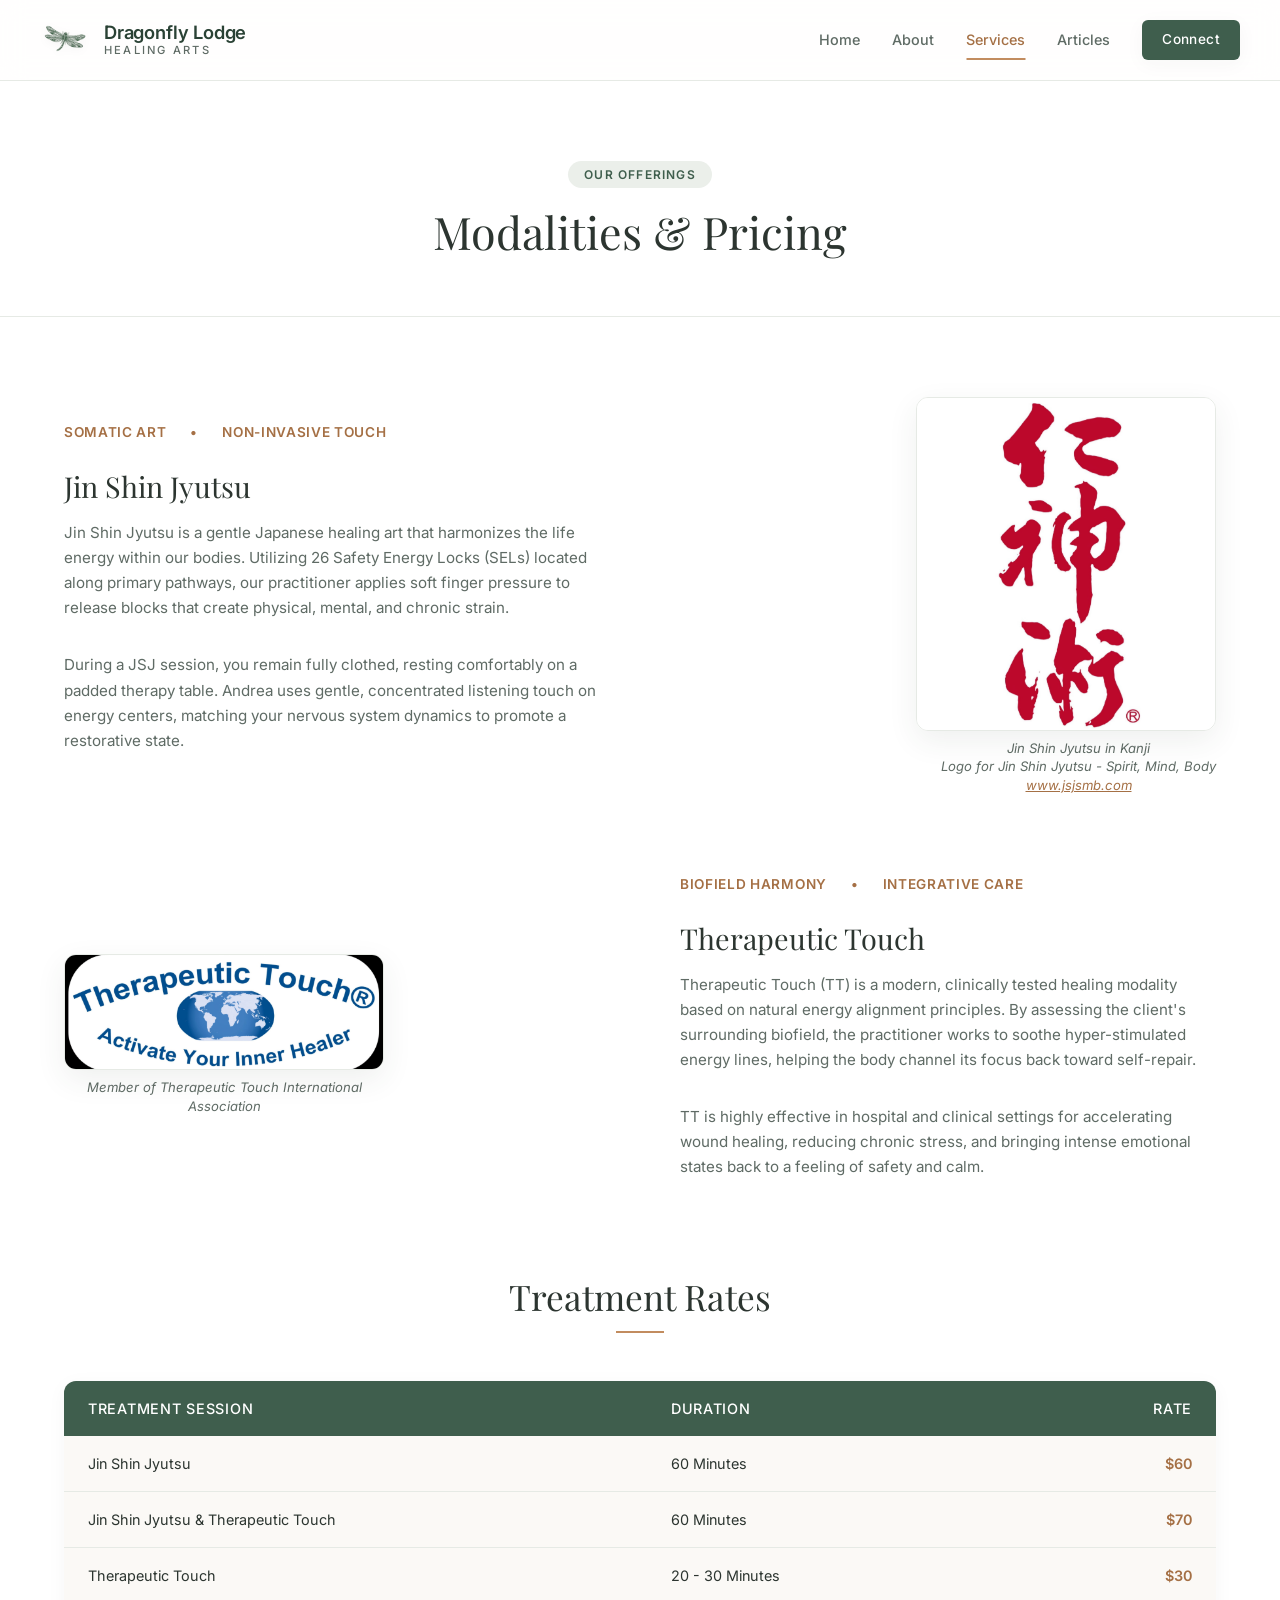
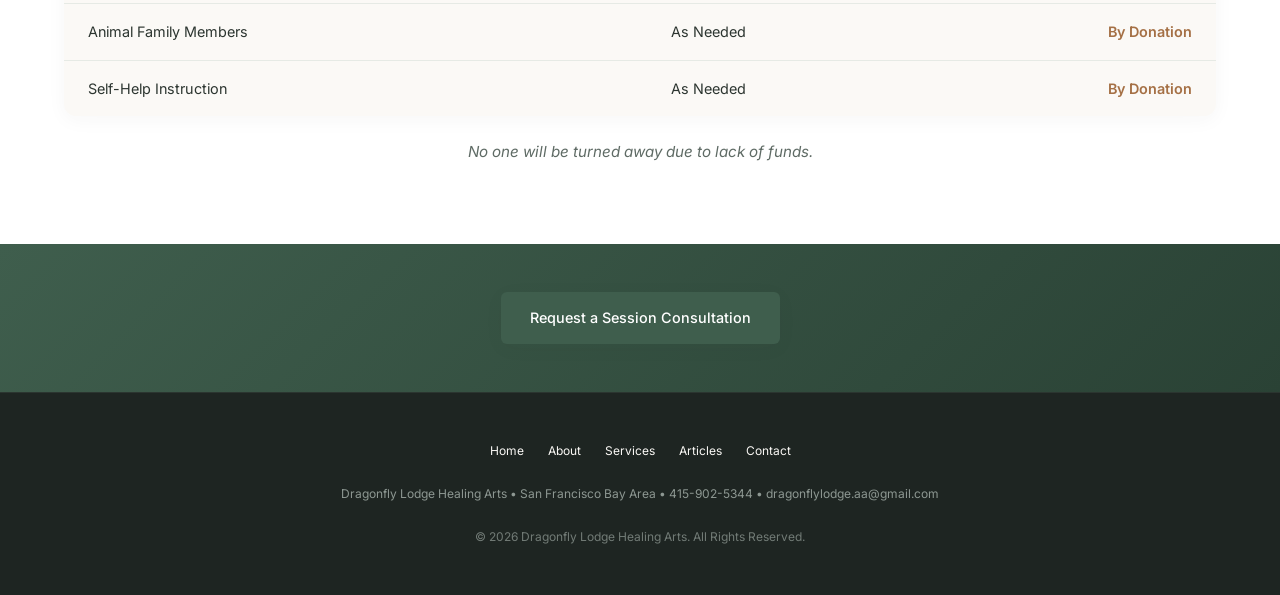
<file: services.html>
<!DOCTYPE html>
<html lang="en">

<head>
    <meta charset="UTF-8">
    <meta name="viewport" content="width=device-width, initial-scale=1.0">
    <title>Services & Modalites | Dragonfly Lodge Healing Arts</title>
    <meta name="description"
        content="Explore our healing services: Jin Shin Jyutsu treatments, Therapeutic Touch sessions, and custom energetic alignment sessions at Dragonfly Lodge.">
    <link rel="icon" type="image/jpeg" href="Dragonfly NE for logo.jpeg">
    <link rel="stylesheet" href="css/style.css">
    <style>
        /* Specific Styles for Services Page */
        .services-detail-section {
            padding: var(--spacing-xxl) 0;
            background-color: var(--color-bg-white);
        }

        .service-block {
            display: grid;
            grid-template-columns: 1fr 1fr;
            gap: var(--spacing-xxl);
            margin-bottom: var(--spacing-xxl);
            align-items: center;
        }

        .service-block.no-image {
            grid-template-columns: 1fr;
            max-width: 850px;
            margin: 0 auto var(--spacing-xxl) auto;
        }

        .service-block:nth-child(even) {
            direction: rtl;
        }

        .service-block:nth-child(even) .service-content {
            direction: ltr;
        }

        .service-content {
            display: flex;
            flex-direction: column;
            gap: var(--spacing-sm);
        }

        .service-meta {
            display: flex;
            gap: var(--spacing-md);
            font-size: 0.85rem;
            font-weight: 600;
            color: var(--color-accent-dark);
            text-transform: uppercase;
            letter-spacing: 0.05em;
            margin-bottom: var(--spacing-xs);
        }

        .services-pricing-table {
            width: 100%;
            border-collapse: collapse;
            margin-top: var(--spacing-xl);
            background-color: var(--color-bg-base);
            border-radius: var(--border-radius-md);
            overflow: hidden;
            box-shadow: var(--shadow-soft);
        }

        .services-pricing-table th,
        .services-pricing-table td {
            padding: var(--spacing-sm) var(--spacing-md);
            text-align: left;
        }

        .services-pricing-table th {
            background-color: var(--color-primary);
            color: var(--color-bg-white);
            font-weight: 500;
            font-size: 0.9rem;
            text-transform: uppercase;
            letter-spacing: 0.05em;
        }

        .services-pricing-table tr {
            border-bottom: 1px solid var(--color-border);
        }

        .services-pricing-table tr:last-child {
            border-bottom: none;
        }

        .services-pricing-table td {
            font-size: 0.9rem;
            color: var(--color-text-main);
        }

        .services-pricing-table td.price {
            font-weight: 600;
            color: var(--color-accent-dark);
            text-align: right;
        }

        .services-pricing-table th.price-header {
            text-align: right;
        }

        .jsj-logo-wrapper {
            max-width: 300px;
            margin-left: auto;
            border-radius: var(--border-radius-md);
            overflow: hidden;
        }

        .jsj-logo-container {
            display: flex;
            flex-direction: column;
            gap: 8px;
        }

        .jsj-logo-text {
            font-size: 0.82rem;
            font-style: italic;
            color: var(--color-text-muted);
            max-width: 300px;
            margin-left: auto;
            text-align: center;
            line-height: 1.4;
        }

        .jsj-logo-text a {
            color: var(--color-accent-dark);
            text-decoration: underline;
        }

        .jsj-logo-text a:hover {
            color: var(--color-primary);
        }

        .tt-logo-wrapper {
            max-width: 320px;
            margin-right: auto;
            border-radius: var(--border-radius-md);
            overflow: hidden;
        }

        .tt-logo-container {
            display: flex;
            flex-direction: column;
            gap: 8px;
        }

        .tt-member-text {
            font-size: 0.82rem;
            font-style: italic;
            color: var(--color-text-muted);
            max-width: 320px;
            margin-right: auto;
            text-align: center;
            line-height: 1.4;
        }

        @media (max-width: 768px) {

            .tt-member-text,
            .jsj-logo-text {
                margin: 0 auto;
                text-align: center;
            }
        }

        @media (max-width: 768px) {

            .service-block,
            .service-block:nth-child(even) {
                grid-template-columns: 1fr;
                gap: var(--spacing-lg);
                direction: ltr;
            }

            .jsj-logo-wrapper,
            .tt-logo-wrapper {
                margin: 0 auto;
                max-width: 280px;
            }
        }
    </style>
</head>

<body>

    <!-- Sticky Navigation Module -->
    <header class="header-wrapper">
        <div class="container header-container">
            <a href="index.html" class="brand-section">
                <div class="brand-logo-container">
                    <img src="Dragonfly NE for logo.png" alt="Dragonfly Lodge Logo" class="brand-logo" />
                </div>
                <div>
                    <h1 class="brand-title">Dragonfly Lodge</h1>
                    <p class="brand-subtitle">Healing Arts</p>
                </div>
            </a>

            <!-- Mobile Menu Toggle Hamburger -->
            <button class="mobile-nav-toggle" aria-expanded="false" aria-label="Toggle Navigation">
                <span class="bar"></span>
                <span class="bar"></span>
                <span class="bar"></span>
            </button>

            <!-- Navigation Links -->
            <nav class="nav-menu">
                <a href="index.html" class="nav-link">Home</a>
                <a href="about.html" class="nav-link">About</a>
                <a href="services.html" class="nav-link">Services</a>
                <a href="articles.html" class="nav-link">Articles</a>
                <a href="contact.html" class="nav-btn">Connect</a>
            </nav>
        </div>
    </header>

    <main>
        <!-- Subpage Header -->
        <section class="subpage-hero">
            <div class="container">
                <span class="subtitle-badge">Our Offerings</span>
                <h2 class="subpage-title">Modalities & Pricing</h2>
            </div>
        </section>

        <!-- Detailed Modalities Blocks -->
        <section class="services-detail-section">
            <div class="container">

                <!-- Block 1: Jin Shin Jyutsu -->
                <div class="service-block">
                    <div class="service-content">
                        <div class="service-meta">
                            <span>Somatic Art</span>
                            <span>&bull;</span>
                            <span>Non-Invasive Touch</span>
                        </div>
                        <h3 class="section-title" style="text-align: left; font-size: 1.8rem; margin-bottom: 0;">Jin
                            Shin Jyutsu</h3>
                        <p class="hero-desc" style="font-size: 0.95rem;">
                            Jin Shin Jyutsu is a gentle Japanese healing art that harmonizes the life energy within our
                            bodies.
                            Utilizing 26 Safety Energy Locks (SELs) located along primary pathways, our practitioner
                            applies soft finger pressure to release blocks that create physical, mental, and chronic
                            strain.
                        </p>
                        <p class="hero-desc" style="font-size: 0.95rem;">
                            During a JSJ session, you remain fully clothed, resting comfortably on a padded therapy
                            table. Andrea uses gentle, concentrated listening touch on energy centers, matching your
                            nervous system dynamics to promote a restorative state.
                        </p>
                    </div>
                    <div class="jsj-logo-container">
                        <div class="hero-image-wrapper jsj-logo-wrapper">
                            <img src="Jin Shin Jyutsu logo.jpeg" alt="Jin Shin Jyutsu Logo" class="hero-image" />
                        </div>
                        <p class="jsj-logo-text">
                            Jin Shin Jyutsu in Kanji<br>
                            Logo for Jin Shin Jyutsu - Spirit, Mind, Body<br>
                            <a href="https://www.jsjsmb.com" target="_blank" rel="noopener">www.jsjsmb.com</a>
                        </p>
                    </div>
                </div>

                <!-- Block 2: Therapeutic Touch -->
                <div class="service-block">
                    <div class="service-content">
                        <div class="service-meta">
                            <span>Biofield Harmony</span>
                            <span>&bull;</span>
                            <span>Integrative Care</span>
                        </div>
                        <h3 class="section-title" style="text-align: left; font-size: 1.8rem; margin-bottom: 0;">
                            Therapeutic Touch</h3>
                        <p class="hero-desc" style="font-size: 0.95rem;">
                            Therapeutic Touch (TT) is a modern, clinically tested healing modality based on natural
                            energy alignment principles. By assessing the client's surrounding biofield, the
                            practitioner works to soothe hyper-stimulated energy lines, helping the body channel its
                            focus back toward self-repair.
                        </p>
                        <p class="hero-desc" style="font-size: 0.95rem;">
                            TT is highly effective in hospital and clinical settings for accelerating wound healing,
                            reducing chronic stress, and bringing intense emotional states back to a feeling of safety
                            and calm.
                        </p>
                    </div>
                    <div class="tt-logo-container">
                        <div class="hero-image-wrapper tt-logo-wrapper">
                            <img src="Therapeutic Touch logo.jpeg" alt="Therapeutic Touch Logo" class="hero-image" />
                        </div>
                        <p class="tt-member-text">
                            Member of Therapeutic Touch International Association
                        </p>
                    </div>
                </div>

                <!-- Modalities Pricing Table -->
                <div class="section-title-wrap"
                    style="margin-top: var(--spacing-xxl); margin-bottom: var(--spacing-md);">
                    <h3 class="section-title">Treatment Rates</h3>
                    <div class="section-divider"></div>
                </div>

                <table class="services-pricing-table">
                    <thead>
                        <tr>
                            <th>Treatment Session</th>
                            <th>Duration</th>
                            <th class="price-header">Rate</th>
                        </tr>
                    </thead>
                    <tbody>
                        <tr>
                            <td>Jin Shin Jyutsu</td>
                            <td>60 Minutes</td>
                            <td class="price">$60</td>
                        </tr>
                        <tr>
                            <td>Jin Shin Jyutsu &amp; Therapeutic Touch</td>
                            <td>60 Minutes</td>
                            <td class="price">$70</td>
                        </tr>
                        <tr>
                            <td>Therapeutic Touch</td>
                            <td>20 - 30 Minutes</td>
                            <td class="price">$30</td>
                        </tr>
                        <tr>
                            <td>Animal Family Members</td>
                            <td>As Needed</td>
                            <td class="price">By Donation</td>
                        </tr>
                        <tr>
                            <td>Self-Help Instruction</td>
                            <td>As Needed</td>
                            <td class="price">By Donation</td>
                        </tr>
                    </tbody>
                </table>
                <p class="pricing-note"
                    style="text-align: center; margin-top: var(--spacing-md); font-style: italic; color: var(--color-text-muted); font-size: 0.95rem;">
                    No one will be turned away due to lack of funds.
                </p>

            </div>
        </section>

        <!-- CTA Section -->
        <section class="philosophy-section">
            <div class="container philosophy-container">
                <a href="contact.html" class="btn-primary">Request a Session Consultation</a>
            </div>
        </section>
    </main>

    <!-- Footer Module -->
    <footer class="footer-section">
        <div class="container">
            <div class="footer-nav">
                <a href="index.html" class="footer-nav-link">Home</a>
                <a href="about.html" class="footer-nav-link">About</a>
                <a href="services.html" class="footer-nav-link">Services</a>
                <a href="articles.html" class="footer-nav-link">Articles</a>
                <a href="contact.html" class="footer-nav-link">Contact</a>
            </div>
            <p class="footer-contact-details">
                Dragonfly Lodge Healing Arts &bull; San Francisco Bay Area &bull; 415-902-5344 &bull;
                dragonflylodge.aa@gmail.com
            </p>
            <p class="footer-copyright">
                &copy; 2026 Dragonfly Lodge Healing Arts. All Rights Reserved.
            </p>
        </div>
    </footer>

    <!-- Vanilla Script -->
    <script src="js/main.js" defer></script>
</body>

</html>
</file>
<file: css/style.css>
/* Dragonfly Lodge Healing Arts - Global Stylesheet */

/* Google Fonts Import */
@import url('https://fonts.googleapis.com/css2?family=Inter:wght@300;400;500;600&family=Playfair+Display:ital,wght@0,400;0,500;0,600;1,400&display=swap');

/* Color & Layout Tokens */
:root {
    --color-primary: #3F5E4D;
    --color-primary-dark: #2A4235;
    --color-primary-light: #EBEFEA;
    --color-accent: #C28C5F;
    --color-accent-dark: #A57045;
    --color-accent-light: #F7EFE8;
    --color-bg-base: #FBF9F6;
    --color-bg-white: #FFFFFF;
    --color-text-main: #2C3530;
    --color-text-muted: #5F6B65;
    --color-text-light: #86928C;
    --color-border: #E6EAE5;

    --font-heading: 'Playfair Display', Georgia, serif;
    --font-body: 'Inter', system-ui, sans-serif;

    --spacing-xs: 0.5rem;
    --spacing-sm: 1rem;
    --spacing-md: 1.5rem;
    --spacing-lg: 2rem;
    --spacing-xl: 3rem;
    --spacing-xxl: 5rem;

    --border-radius-sm: 6px;
    --border-radius-md: 12px;
    --border-radius-lg: 24px;

    --transition-smooth: all 0.3s cubic-bezier(0.4, 0, 0.2, 1);
    --shadow-soft: 0 4px 20px rgba(47, 60, 52, 0.04);
    --shadow-medium: 0 10px 30px rgba(47, 60, 52, 0.08);
}

/* Global Elements */
* {
    box-sizing: border-box;
    margin: 0;
    padding: 0;
}

html {
    scroll-behavior: smooth;
}

body {
    background-color: var(--color-bg-base);
    color: var(--color-text-main);
    font-family: var(--font-body);
    font-size: 16px;
    line-height: 1.6;
    -webkit-font-smoothing: antialiased;
}

h1,
h2,
h3,
h4,
h5,
h6 {
    font-family: var(--font-heading);
    font-weight: 500;
    line-height: 1.25;
}

a {
    color: inherit;
    text-decoration: none;
    transition: var(--transition-smooth);
}

button,
input,
textarea {
    font-family: inherit;
    font-size: inherit;
}

img {
    max-width: 100%;
    height: auto;
    display: block;
}

.container {
    max-width: 1200px;
    margin: 0 auto;
    padding: 0 var(--spacing-md);
}

/* Typography Utilities */
.subtitle-badge {
    display: inline-block;
    padding: 0.25rem 1rem;
    background-color: var(--color-primary-light);
    color: var(--color-primary);
    border-radius: 50px;
    font-size: 0.75rem;
    font-weight: 600;
    text-transform: uppercase;
    letter-spacing: 0.1em;
    margin-bottom: var(--spacing-sm);
}

/* Header & Navigation */
.header-wrapper {
    background-color: rgba(255, 255, 255, 0.85);
    backdrop-filter: blur(12px);
    -webkit-backdrop-filter: blur(12px);
    position: sticky;
    top: 0;
    z-index: 100;
    border-bottom: 1px solid var(--color-border);
    transition: var(--transition-smooth);
}

.header-wrapper.scrolled {
    background-color: rgba(255, 255, 255, 0.95);
    box-shadow: var(--shadow-soft);
}

.header-container {
    display: flex;
    justify-content: space-between;
    align-items: center;
    padding: var(--spacing-sm) 0;
}

.brand-section {
    display: flex;
    align-items: center;
    gap: var(--spacing-sm);
}

.brand-logo-container {
    width: 48px;
    height: 48px;
    display: flex;
    align-items: center;
    justify-content: center;
}

.brand-logo {
    width: 100%;
    height: 100%;
    object-fit: contain;
    filter: drop-shadow(0 2px 4px rgba(0, 0, 0, 0.06));
}

.brand-title {
    font-size: 1.15rem;
    font-weight: 600;
    color: var(--color-primary-dark);
    font-family: var(--font-body);
    letter-spacing: -0.01em;
}

.brand-subtitle {
    font-size: 0.7rem;
    letter-spacing: 0.2em;
    text-transform: uppercase;
    color: var(--color-text-muted);
    font-weight: 500;
    margin-top: -2px;
}

/* Nav Links */
.nav-menu {
    display: flex;
    align-items: center;
    gap: var(--spacing-lg);
}

.nav-link {
    font-size: 0.9rem;
    font-weight: 500;
    color: var(--color-text-muted);
    position: relative;
    padding: 0.5rem 0;
}

.nav-link:hover,
.nav-link.active {
    color: var(--color-accent-dark);
}

.nav-link::after {
    content: '';
    position: absolute;
    bottom: 0;
    left: 50%;
    width: 0;
    height: 2px;
    background-color: var(--color-accent);
    transition: var(--transition-smooth);
    transform: translateX(-50%);
}

.nav-link:hover::after,
.nav-link.active::after {
    width: 100%;
}

.nav-btn {
    padding: 0.6rem 1.25rem;
    background-color: var(--color-primary);
    color: var(--color-bg-white) !important;
    border-radius: var(--border-radius-sm);
    font-size: 0.85rem;
    font-weight: 500;
    letter-spacing: 0.03em;
    box-shadow: var(--shadow-soft);
}

.nav-btn:hover {
    background-color: var(--color-primary-dark);
    transform: translateY(-1px);
    box-shadow: var(--shadow-medium);
}

/* Hamburger for Mobile */
.mobile-nav-toggle {
    display: none;
    background: none;
    border: none;
    cursor: pointer;
    padding: 0.5rem;
    z-index: 110;
}

.bar {
    display: block;
    width: 22px;
    height: 2px;
    margin: 5px 0;
    background-color: var(--color-primary);
    transition: var(--transition-smooth);
    border-radius: 4px;
}

/* Hero Section */
.hero-section {
    background-color: var(--color-bg-white);
    padding: var(--spacing-xxl) 0;
    border-bottom: 1px solid var(--color-border);
    position: relative;
    overflow: hidden;
}

.hero-grid {
    display: grid;
    grid-template-columns: 5fr 7fr;
    gap: var(--spacing-xl);
    align-items: center;
}

.hero-info {
    display: flex;
    flex-direction: column;
    gap: var(--spacing-md);
}

.hero-practitioner-tag {
    background-color: var(--color-bg-base);
    padding: 10px 14px;
    border-radius: var(--border-radius-md);
    border: 1px solid var(--color-border);
    display: flex;
    align-items: center;
    gap: var(--spacing-sm);
    max-width: 280px;
    margin-bottom: var(--spacing-xs);
}

.practitioner-avatar {
    width: 44px;
    height: 44px;
    border-radius: 50%;
    object-fit: cover;
    border: 2px solid var(--color-bg-white);
    box-shadow: var(--shadow-soft);
}

.practitioner-tag-title {
    font-size: 0.65rem;
    font-weight: 600;
    text-transform: uppercase;
    color: var(--color-text-light);
    letter-spacing: 0.05em;
}

.practitioner-tag-name {
    font-size: 0.8rem;
    font-weight: 500;
    color: var(--color-text-main);
}

.hero-title {
    font-size: 2.85rem;
    font-weight: 300;
    color: var(--color-text-main);
    line-height: 1.2;
}

.hero-title span {
    font-family: var(--font-heading);
    font-style: italic;
    color: var(--color-primary);
    font-weight: 400;
}

.hero-desc {
    color: var(--color-text-muted);
    font-size: 1.05rem;
    line-height: 1.65;
    margin-bottom: var(--spacing-sm);
}

.hero-buttons {
    display: flex;
    gap: var(--spacing-sm);
}

.btn-primary {
    display: inline-block;
    padding: 0.85rem 1.75rem;
    background-color: var(--color-primary);
    color: var(--color-bg-white);
    border-radius: var(--border-radius-sm);
    font-weight: 500;
    text-align: center;
    box-shadow: var(--shadow-soft);
    cursor: pointer;
    font-size: 0.9rem;
    border: 1px solid transparent;
}

.btn-primary:hover {
    background-color: var(--color-primary-dark);
    transform: translateY(-2px);
    box-shadow: var(--shadow-medium);
}

.btn-secondary {
    display: inline-block;
    padding: 0.85rem 1.75rem;
    background-color: var(--color-bg-base);
    color: var(--color-primary);
    border-radius: var(--border-radius-sm);
    font-weight: 500;
    text-align: center;
    border: 1px solid var(--color-border);
    transition: var(--transition-smooth);
    font-size: 0.9rem;
}

.btn-secondary:hover {
    background-color: var(--color-primary-light);
    transform: translateY(-2px);
}

.hero-image-wrapper {
    position: relative;
    border-radius: var(--border-radius-lg);
    overflow: hidden;
    box-shadow: var(--shadow-medium);
    border: 1px solid var(--color-border);
}

.hero-image {
    width: 100%;
    height: 100%;
    object-fit: cover;
    transform: scale(1.01);
    transition: transform 6s ease-out;
}

.hero-image-wrapper:hover .hero-image {
    transform: scale(1.05);
}

.hero-image-caption {
    position: absolute;
    bottom: 0;
    left: 0;
    right: 0;
    background: linear-gradient(transparent, rgba(0, 0, 0, 0.7));
    padding: var(--spacing-md);
    color: var(--color-bg-white);
}

.hero-graphic-wrapper {
    position: relative;
    display: flex;
    justify-content: center;
    align-items: center;
    width: 100%;
    padding: var(--spacing-md);
}

.hero-graphic {
    max-width: 100%;
    max-height: 480px;
    object-fit: contain;
    filter: drop-shadow(0 12px 24px rgba(47, 60, 52, 0.1));
    transition: var(--transition-smooth);
}

.hero-graphic:hover {
    transform: translateY(-6px) scale(1.02);
}

.hero-caption-title {
    font-size: 0.7rem;
    text-transform: uppercase;
    letter-spacing: 0.1em;
    opacity: 0.8;
}

.hero-caption-desc {
    font-size: 0.85rem;
    margin-top: 4px;
    font-weight: 300;
    font-family: var(--font-heading);
    font-style: italic;
}

.hero-section .hero-image-wrapper {
    height: 480px;
    width: 100%;
}

/* Sections General */
.section-padding {
    padding: var(--spacing-xxl) 0;
}

.section-title-wrap {
    text-align: center;
    margin-bottom: var(--spacing-xl);
}

.section-title {
    font-size: 2.2rem;
    color: var(--color-text-main);
    font-weight: 400;
}

.section-divider {
    width: 48px;
    height: 2px;
    background-color: var(--color-accent);
    margin: 12px auto 0;
}

/* Modalities Section */
.modalities-grid {
    display: grid;
    grid-template-columns: repeat(2, 1fr);
    gap: var(--spacing-xl);
}

.modality-card {
    background-color: var(--color-bg-white);
    padding: var(--spacing-xl);
    border-radius: var(--border-radius-lg);
    border: 1px solid var(--color-border);
    box-shadow: var(--shadow-soft);
    display: flex;
    flex-direction: column;
    justify-content: space-between;
    transition: var(--transition-smooth);
}

.modality-card:hover {
    transform: translateY(-4px);
    box-shadow: var(--shadow-medium);
    border-color: var(--color-accent-light);
}

.modality-header {
    display: flex;
    justify-content: space-between;
    align-items: flex-start;
    margin-bottom: var(--spacing-sm);
}

.modality-icon {
    font-size: 2rem;
    color: var(--color-accent);
}

.modality-title {
    font-size: 1.4rem;
    color: var(--color-text-main);
}

.modality-desc {
    color: var(--color-text-muted);
    font-size: 0.95rem;
    line-height: 1.6;
    margin-bottom: var(--spacing-lg);
}

.modality-bullets {
    list-style: none;
    border-top: 1px solid var(--color-border);
    padding-top: var(--spacing-md);
    display: flex;
    flex-direction: column;
    gap: 8px;
}

.modality-bullet-item {
    font-size: 0.8rem;
    color: var(--color-text-muted);
    display: flex;
    align-items: center;
    gap: var(--spacing-xs);
}

.bullet-check {
    color: var(--color-primary);
    font-weight: bold;
}

/* Philosophy Section (Full width colored) */
.philosophy-section {
    background: linear-gradient(135deg, var(--color-primary) 0%, var(--color-primary-dark) 100%);
    color: var(--color-bg-white);
    text-align: center;
    padding: var(--spacing-xl) 0;
    position: relative;
}

.philosophy-container {
    max-width: 750px;
    margin: 0 auto;
    display: flex;
    flex-direction: column;
    align-items: center;
    gap: var(--spacing-sm);
}

.philosophy-title {
    font-size: 1.8rem;
    font-weight: 300;
}

.philosophy-text {
    font-size: 1.05rem;
    font-weight: 300;
    line-height: 1.7;
    opacity: 0.9;
    font-family: var(--font-heading);
    font-style: italic;
}

/* Testimonial Section */
.testimonials-section {
    padding: var(--spacing-xxl) 0;
    background-color: var(--color-bg-base);
}

.testimonials-grid {
    display: grid;
    grid-template-columns: repeat(3, 1fr);
    gap: var(--spacing-md);
}

.testimonial-card {
    background-color: var(--color-bg-white);
    padding: var(--spacing-md);
    border-radius: var(--border-radius-md);
    border: 1px solid var(--color-border);
    box-shadow: var(--shadow-soft);
    display: flex;
    flex-direction: column;
    justify-content: space-between;
}

.testimonial-text {
    font-size: 0.9rem;
    color: var(--color-text-muted);
    line-height: 1.6;
    margin-bottom: var(--spacing-md);
    font-style: italic;
}

.testimonial-author {
    display: flex;
    align-items: center;
    gap: var(--spacing-sm);
    border-top: 1px solid var(--color-border);
    padding-top: var(--spacing-sm);
}

.testimonial-author-avatar {
    width: 36px;
    height: 36px;
    border-radius: 50%;
    object-fit: cover;
    background-color: var(--color-primary-light);
}

.testimonial-author-name {
    font-size: 0.8rem;
    font-weight: 600;
    color: var(--color-text-main);
}

.testimonial-author-role {
    font-size: 0.7rem;
    color: var(--color-text-light);
}

/* Contact General Shell */
.contact-section-home {
    padding-top: 0;
    padding-bottom: var(--spacing-xxl);
}

.contact-card {
    max-width: 480px;
    margin: 0 auto;
    background-color: var(--color-bg-white);
    padding: var(--spacing-xl);
    border-radius: var(--border-radius-lg);
    border: 1px solid var(--color-border);
    box-shadow: var(--shadow-medium);
}

.contact-card-title {
    font-size: 1.4rem;
    text-align: center;
    color: var(--color-text-main);
    margin-bottom: var(--spacing-xs);
}

.contact-info-summary {
    text-align: center;
    font-size: 0.8rem;
    color: var(--color-text-muted);
    margin-bottom: var(--spacing-lg);
}

.contact-links-grid {
    display: flex;
    justify-content: center;
    gap: var(--spacing-md);
    margin-top: var(--spacing-xs);
}

.contact-link-item {
    font-weight: 500;
    color: var(--color-primary);
    text-decoration: underline;
    font-size: 0.8rem;
}

.contact-link-item:hover {
    color: var(--color-accent-dark);
}

.form-group {
    margin-bottom: var(--spacing-md);
}

.form-label {
    display: block;
    font-size: 0.7rem;
    font-weight: 600;
    text-transform: uppercase;
    letter-spacing: 0.05em;
    color: var(--color-text-muted);
    margin-bottom: 4px;
}

.form-input {
    width: 100%;
    padding: 0.75rem 1rem;
    border: 1px solid var(--color-border);
    border-radius: var(--border-radius-sm);
    font-size: 0.9rem;
    background-color: var(--color-bg-base);
    transition: var(--transition-smooth);
    color: var(--color-text-main);
}

.form-input:focus {
    outline: none;
    border-color: var(--color-accent);
    background-color: var(--color-bg-white);
    box-shadow: 0 0 0 3px var(--color-accent-light);
}

.form-textarea {
    width: 100%;
    padding: 0.75rem 1rem;
    border: 1px solid var(--color-border);
    border-radius: var(--border-radius-sm);
    font-size: 0.9rem;
    background-color: var(--color-bg-base);
    transition: var(--transition-smooth);
    color: var(--color-text-main);
    height: 100px;
    resize: none;
}

.form-textarea:focus {
    outline: none;
    border-color: var(--color-accent);
    background-color: var(--color-bg-white);
    box-shadow: 0 0 0 3px var(--color-accent-light);
}

.btn-submit {
    display: block;
    width: 100%;
    padding: 0.9rem;
    background-color: var(--color-primary);
    color: var(--color-bg-white);
    font-weight: 600;
    text-transform: uppercase;
    font-size: 0.75rem;
    letter-spacing: 0.1em;
    border-radius: var(--border-radius-sm);
    border: none;
    cursor: pointer;
    box-shadow: var(--shadow-soft);
    transition: var(--transition-smooth);
}

.btn-submit:hover {
    background-color: var(--color-primary-dark);
    box-shadow: var(--shadow-medium);
}

/* Footer Section */
.footer-section {
    background-color: #1E2522;
    color: #A9B4AE;
    font-size: 0.75rem;
    text-align: center;
    padding: var(--spacing-xl) 0;
    border-top: 1px solid #2B3530;
}

.footer-nav {
    display: flex;
    justify-content: center;
    gap: var(--spacing-md);
    margin-bottom: var(--spacing-md);
}

.footer-nav-link {
    color: #FAF8F5;
}

.footer-nav-link:hover {
    color: var(--color-accent);
}

.footer-contact-details {
    margin-bottom: var(--spacing-md);
    opacity: 0.8;
}

.footer-copyright {
    opacity: 0.6;
}

/* Subpage Components & Layouts */
.subpage-hero {
    background-color: var(--color-bg-white);
    padding: var(--spacing-xxl) 0 var(--spacing-xl);
    text-align: center;
    border-bottom: 1px solid var(--color-border);
}

.subpage-title {
    font-size: 2.8rem;
    font-weight: 300;
    color: var(--color-text-main);
    margin-bottom: var(--spacing-xs);
}

.subpage-subtitle {
    font-size: 1rem;
    color: var(--color-text-muted);
    font-style: italic;
    font-family: var(--font-heading);
}

/* Responsive Styles */
@media (max-width: 1024px) {
    .hero-grid {
        grid-template-columns: 1fr;
        gap: var(--spacing-xl);
    }

    .hero-info {
        text-align: center;
        align-items: center;
    }

    .hero-image-wrapper {
        max-width: 700px;
        margin: 0 auto;
    }

    .hero-section .hero-image-wrapper {
        height: 380px;
    }
}

@media (max-width: 768px) {
    body {
        font-size: 15px;
    }

    .section-padding {
        padding: var(--spacing-xl) 0;
    }

    .hero-title {
        font-size: 2.2rem;
    }

    .modalities-grid {
        grid-template-columns: 1fr;
        gap: var(--spacing-lg);
    }

    .testimonials-grid {
        grid-template-columns: 1fr;
        gap: var(--spacing-lg);
    }

    /* Mobile Menu Transition Styles */
    .mobile-nav-toggle {
        display: block;
    }

    .nav-menu {
        position: fixed;
        left: -100%;
        top: 73px;
        /* adjusted back for logo size */
        flex-direction: column;
        background-color: var(--color-bg-white);
        width: 100%;
        height: calc(100vh - 73px);
        text-align: center;
        transition: 0.3s;
        box-shadow: 0 10px 15px rgba(0, 0, 0, 0.05);
        padding: var(--spacing-xl) 0;
        gap: var(--spacing-xl);
        z-index: 99;
        align-items: center;
    }

    .nav-menu.active {
        left: 0;
    }

    .nav-link {
        font-size: 1.1rem;
        display: block;
        width: 100%;
    }

    .nav-btn {
        width: 80%;
        display: inline-block;
    }

    /* Hamburger Animation States */
    .mobile-nav-toggle.active .bar:nth-child(2) {
        opacity: 0;
    }

    .mobile-nav-toggle.active .bar:nth-child(1) {
        transform: translateY(7px) rotate(45deg);
    }

    .mobile-nav-toggle.active .bar:nth-child(3) {
        transform: translateY(-7px) rotate(-45deg);
    }
}

@media (max-width: 480px) {
    .hero-section .hero-image-wrapper {
        height: 250px;
    }

    .hero-buttons {
        flex-direction: column;
        width: 100%;
    }

    .btn-primary,
    .btn-secondary {
        width: 100%;
    }

    .brand-title {
        font-size: 1rem;
    }

    .brand-subtitle {
        font-size: 0.6rem;
    }
}

/* Animations */
@keyframes fadeIn {
    from {
        opacity: 0;
        transform: translateY(10px);
    }

    to {
        opacity: 1;
        transform: translateY(0);
    }
}

.fade-in {
    animation: fadeIn 0.8s ease forwards;
}
</file>
